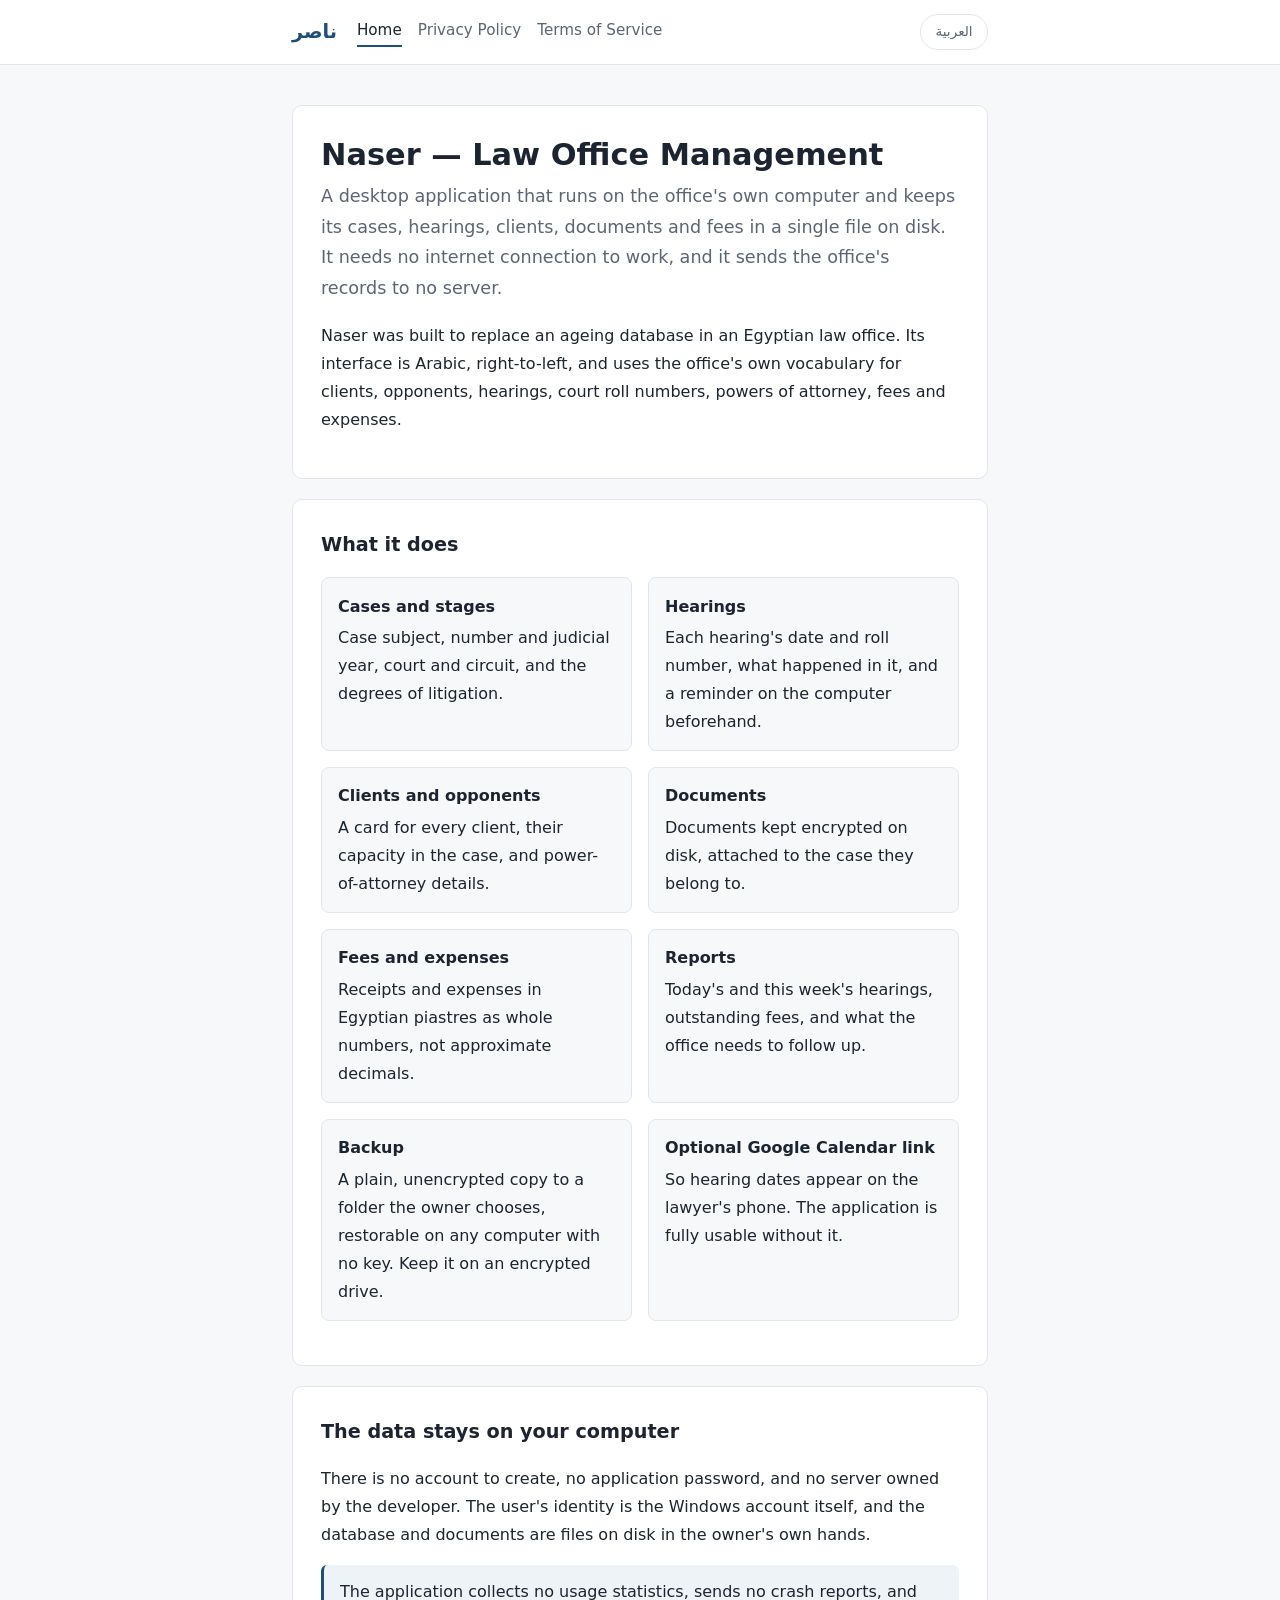
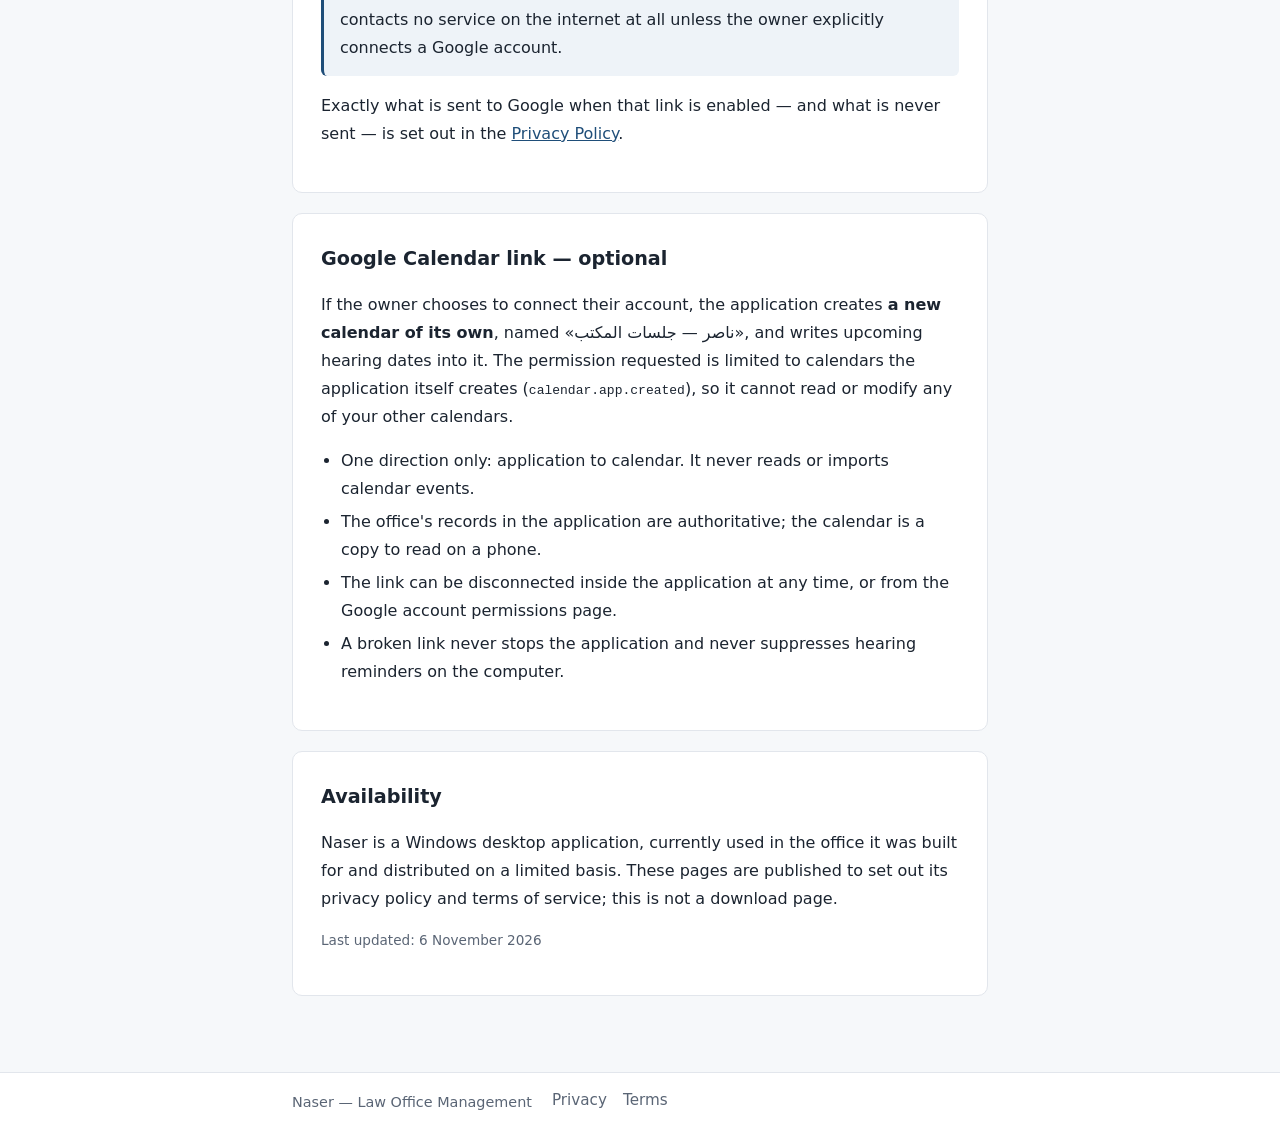
<file: index.html>
<!DOCTYPE html>
<html lang="ar" dir="rtl" data-lang="ar">
  <head>
    <meta charset="utf-8" />
    <meta name="viewport" content="width=device-width, initial-scale=1" />
    <title>ناصر — نظام إدارة مكتب المحاماة</title>
    <meta
      name="description"
      content="ناصر: برنامج لإدارة مكتب المحاماة يعمل على حاسوب المكتب نفسه. Naser: a desktop application for managing an Egyptian law office, running entirely on the office's own computer."
    />
    <link rel="stylesheet" href="styles.css" />
    <script src="lang.js"></script>
  </head>
  <body>
    <header>
      <div class="bar">
        <a class="wordmark" href="index.html">ناصر</a>
        <nav>
          <a href="index.html" aria-current="page"><span lang="ar">الرئيسية</span><span lang="en">Home</span></a>
          <a href="privacy.html"><span lang="ar">سياسة الخصوصية</span><span lang="en">Privacy Policy</span></a>
          <a href="terms.html"><span lang="ar">شروط الاستخدام</span><span lang="en">Terms of Service</span></a>
        </nav>
        <button class="lang-toggle" type="button" id="lang-toggle">
          <span lang="ar">English</span><span lang="en">العربية</span>
        </button>
      </div>
    </header>

    <main>
      <!-- ───────────────────────────── Arabic ───────────────────────────── -->
      <div lang="ar">
        <section class="card">
          <h1>ناصر — نظام إدارة مكتب المحاماة</h1>
          <p class="lede">
            برنامج يعمل على حاسوب المكتب نفسه، ويحفظ القضايا والجلسات والموكلين والمستندات
            والأتعاب في ملف واحد على القرص. لا يحتاج إلى إنترنت للعمل، ولا يرسل بيانات المكتب
            إلى أي خادم.
          </p>
          <p>
            صُمِّم ناصر ليحل محل قاعدة بيانات قديمة في مكتب محاماة مصري، فجاءت واجهته بالعربية
            من اليمين إلى اليسار، وبمصطلحات المكتب نفسها: الموكل، والخصم، والجلسة، والرول،
            والتوكيل، والأتعاب، والمصروفات.
          </p>
        </section>

        <section class="card">
          <h2>ما يفعله البرنامج</h2>
          <ul class="features">
            <li><strong>القضايا ومراحلها</strong>بيانات الدعوى ورقمها وسنتها القضائية، والمحكمة والدائرة، ودرجات التقاضي.</li>
            <li><strong>الجلسات</strong>تاريخ كل جلسة ورقم الرول، وما تم فيها، وتنبيه على الحاسوب قبل موعدها.</li>
            <li><strong>الموكلون والخصوم</strong>بطاقة لكل موكل وصفته في القضية، وبيانات التوكيل.</li>
            <li><strong>المستندات</strong>حفظ المستندات على القرص مشفَّرة، مرتبطة بقضيتها.</li>
            <li><strong>الأتعاب والمصروفات</strong>إيصالات التحصيل والمصروفات بالقرش المصري، لا بأرقام عشرية تقريبية.</li>
            <li><strong>التقارير</strong>جلسات اليوم والأسبوع، وأرصدة الأتعاب، وما يحتاجه المكتب للمتابعة.</li>
            <li><strong>النسخ الاحتياطي</strong>نسخة عادية غير مشفَّرة إلى مجلد يختاره صاحب المكتب، تُستعاد على أي حاسوب بلا مفتاح. احفظها على قرص مشفَّر.</li>
            <li><strong>ربط اختياري بتقويم Google</strong>لتظهر مواعيد الجلسات على هاتف المحامي. يعمل البرنامج كاملًا بدونه.</li>
          </ul>
        </section>

        <section class="card">
          <h2>البيانات تبقى على حاسوبك</h2>
          <p>
            لا يوجد حساب يُنشَأ، ولا كلمة مرور للبرنامج، ولا خادم يملكه المطوِّر. هوية المستخدم
            هي حساب Windows نفسه، وقاعدة البيانات والمستندات ملفات على القرص تحت يد صاحب المكتب.
          </p>
          <div class="note">
            لا يجمع البرنامج إحصاءات استخدام، ولا يرسل تقارير أخطاء، ولا يتصل بأي خدمة على
            الإنترنت إلا إذا رُبِط بحساب Google بموافقة صريحة من صاحب المكتب.
          </div>
          <p>
            تفصيل ما يُرسَل إلى Google عند تشغيل الربط — وما لا يُرسَل أبدًا — في
            <a href="privacy.html">سياسة الخصوصية</a>.
          </p>
        </section>

        <section class="card">
          <h2>ربط تقويم Google — اختياري</h2>
          <p>
            إذا اختار صاحب المكتب ربط حسابه، ينشئ البرنامج <strong>تقويمًا جديدًا خاصًّا به</strong>
            باسم «ناصر — جلسات المكتب»، ويكتب فيه مواعيد الجلسات القادمة. الصلاحية المطلوبة
            تقتصر على التقاويم التي ينشئها البرنامج نفسه
            (<code>calendar.app.created</code>)، فلا يستطيع البرنامج قراءة تقويماتك الأخرى
            ولا تعديلها.
          </p>
          <ul>
            <li>الاتجاه واحد: من البرنامج إلى التقويم فقط. لا يقرأ البرنامج أحداث التقويم ولا يستوردها.</li>
            <li>سجلّ المكتب في البرنامج هو الأصل، والتقويم صورة منه للاطلاع على الهاتف.</li>
            <li>يمكن فصل الربط من داخل البرنامج في أي وقت، أو من صفحة صلاحيات حساب Google.</li>
            <li>انقطاع الربط لا يوقف البرنامج ولا يمنع تنبيهات الجلسات على الحاسوب.</li>
          </ul>
        </section>

        <section class="card">
          <h2>التوفّر</h2>
          <p>
            ناصر برنامج لسطح المكتب على نظام Windows، يُستخدم حاليًا في المكتب الذي طُوِّر من
            أجله ويُوزَّع توزيعًا محدودًا. هذه الصفحات منشورة لتوضيح سياسة الخصوصية وشروط
            الاستخدام، وليست صفحة تحميل.
          </p>
          <p class="updated">آخر تحديث: ٦ نوفمبر ٢٠٢٦</p>
        </section>
      </div>

      <!-- ───────────────────────────── English ──────────────────────────── -->
      <div lang="en">
        <section class="card">
          <h1>Naser — Law Office Management</h1>
          <p class="lede">
            A desktop application that runs on the office's own computer and keeps its cases,
            hearings, clients, documents and fees in a single file on disk. It needs no internet
            connection to work, and it sends the office's records to no server.
          </p>
          <p>
            Naser was built to replace an ageing database in an Egyptian law office. Its interface
            is Arabic, right-to-left, and uses the office's own vocabulary for clients, opponents,
            hearings, court roll numbers, powers of attorney, fees and expenses.
          </p>
        </section>

        <section class="card">
          <h2>What it does</h2>
          <ul class="features">
            <li><strong>Cases and stages</strong>Case subject, number and judicial year, court and circuit, and the degrees of litigation.</li>
            <li><strong>Hearings</strong>Each hearing's date and roll number, what happened in it, and a reminder on the computer beforehand.</li>
            <li><strong>Clients and opponents</strong>A card for every client, their capacity in the case, and power-of-attorney details.</li>
            <li><strong>Documents</strong>Documents kept encrypted on disk, attached to the case they belong to.</li>
            <li><strong>Fees and expenses</strong>Receipts and expenses in Egyptian piastres as whole numbers, not approximate decimals.</li>
            <li><strong>Reports</strong>Today's and this week's hearings, outstanding fees, and what the office needs to follow up.</li>
            <li><strong>Backup</strong>A plain, unencrypted copy to a folder the owner chooses, restorable on any computer with no key. Keep it on an encrypted drive.</li>
            <li><strong>Optional Google Calendar link</strong>So hearing dates appear on the lawyer's phone. The application is fully usable without it.</li>
          </ul>
        </section>

        <section class="card">
          <h2>The data stays on your computer</h2>
          <p>
            There is no account to create, no application password, and no server owned by the
            developer. The user's identity is the Windows account itself, and the database and
            documents are files on disk in the owner's own hands.
          </p>
          <div class="note">
            The application collects no usage statistics, sends no crash reports, and contacts no
            service on the internet at all unless the owner explicitly connects a Google account.
          </div>
          <p>
            Exactly what is sent to Google when that link is enabled — and what is never sent —
            is set out in the <a href="privacy.html">Privacy Policy</a>.
          </p>
        </section>

        <section class="card">
          <h2>Google Calendar link — optional</h2>
          <p>
            If the owner chooses to connect their account, the application creates
            <strong>a new calendar of its own</strong>, named «ناصر — جلسات المكتب», and writes
            upcoming hearing dates into it. The permission requested is limited to calendars the
            application itself creates (<code>calendar.app.created</code>), so it cannot read or
            modify any of your other calendars.
          </p>
          <ul>
            <li>One direction only: application to calendar. It never reads or imports calendar events.</li>
            <li>The office's records in the application are authoritative; the calendar is a copy to read on a phone.</li>
            <li>The link can be disconnected inside the application at any time, or from the Google account permissions page.</li>
            <li>A broken link never stops the application and never suppresses hearing reminders on the computer.</li>
          </ul>
        </section>

        <section class="card">
          <h2>Availability</h2>
          <p>
            Naser is a Windows desktop application, currently used in the office it was built for
            and distributed on a limited basis. These pages are published to set out its privacy
            policy and terms of service; this is not a download page.
          </p>
          <p class="updated">Last updated: 6 November 2026</p>
        </section>
      </div>
    </main>

    <footer>
      <div class="bar bar--footer">
        <span><span lang="ar">ناصر — نظام إدارة مكتب المحاماة</span><span lang="en">Naser — Law Office Management</span></span>
        <nav>
          <a href="privacy.html"><span lang="ar">الخصوصية</span><span lang="en">Privacy</span></a>
          <a href="terms.html"><span lang="ar">الشروط</span><span lang="en">Terms</span></a>
        </nav>
      </div>
    </footer>
  </body>
</html>
</file>
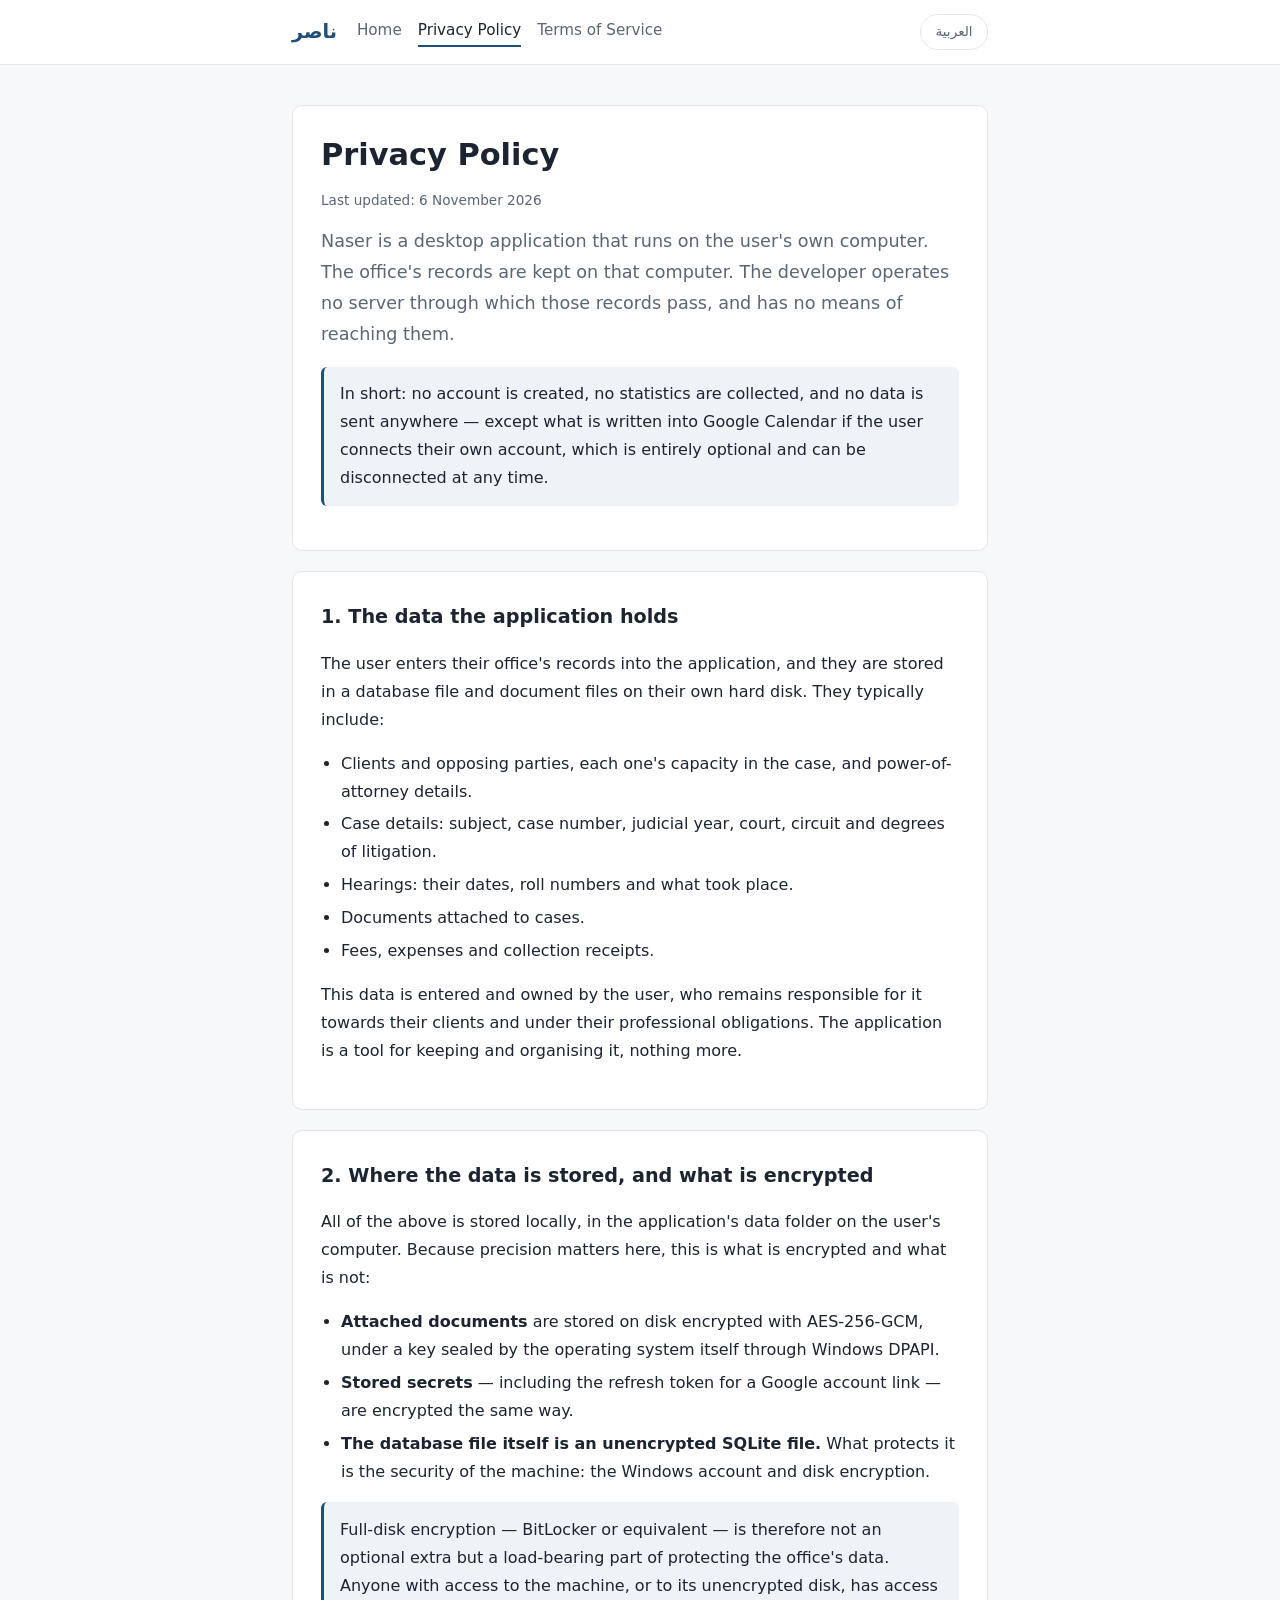
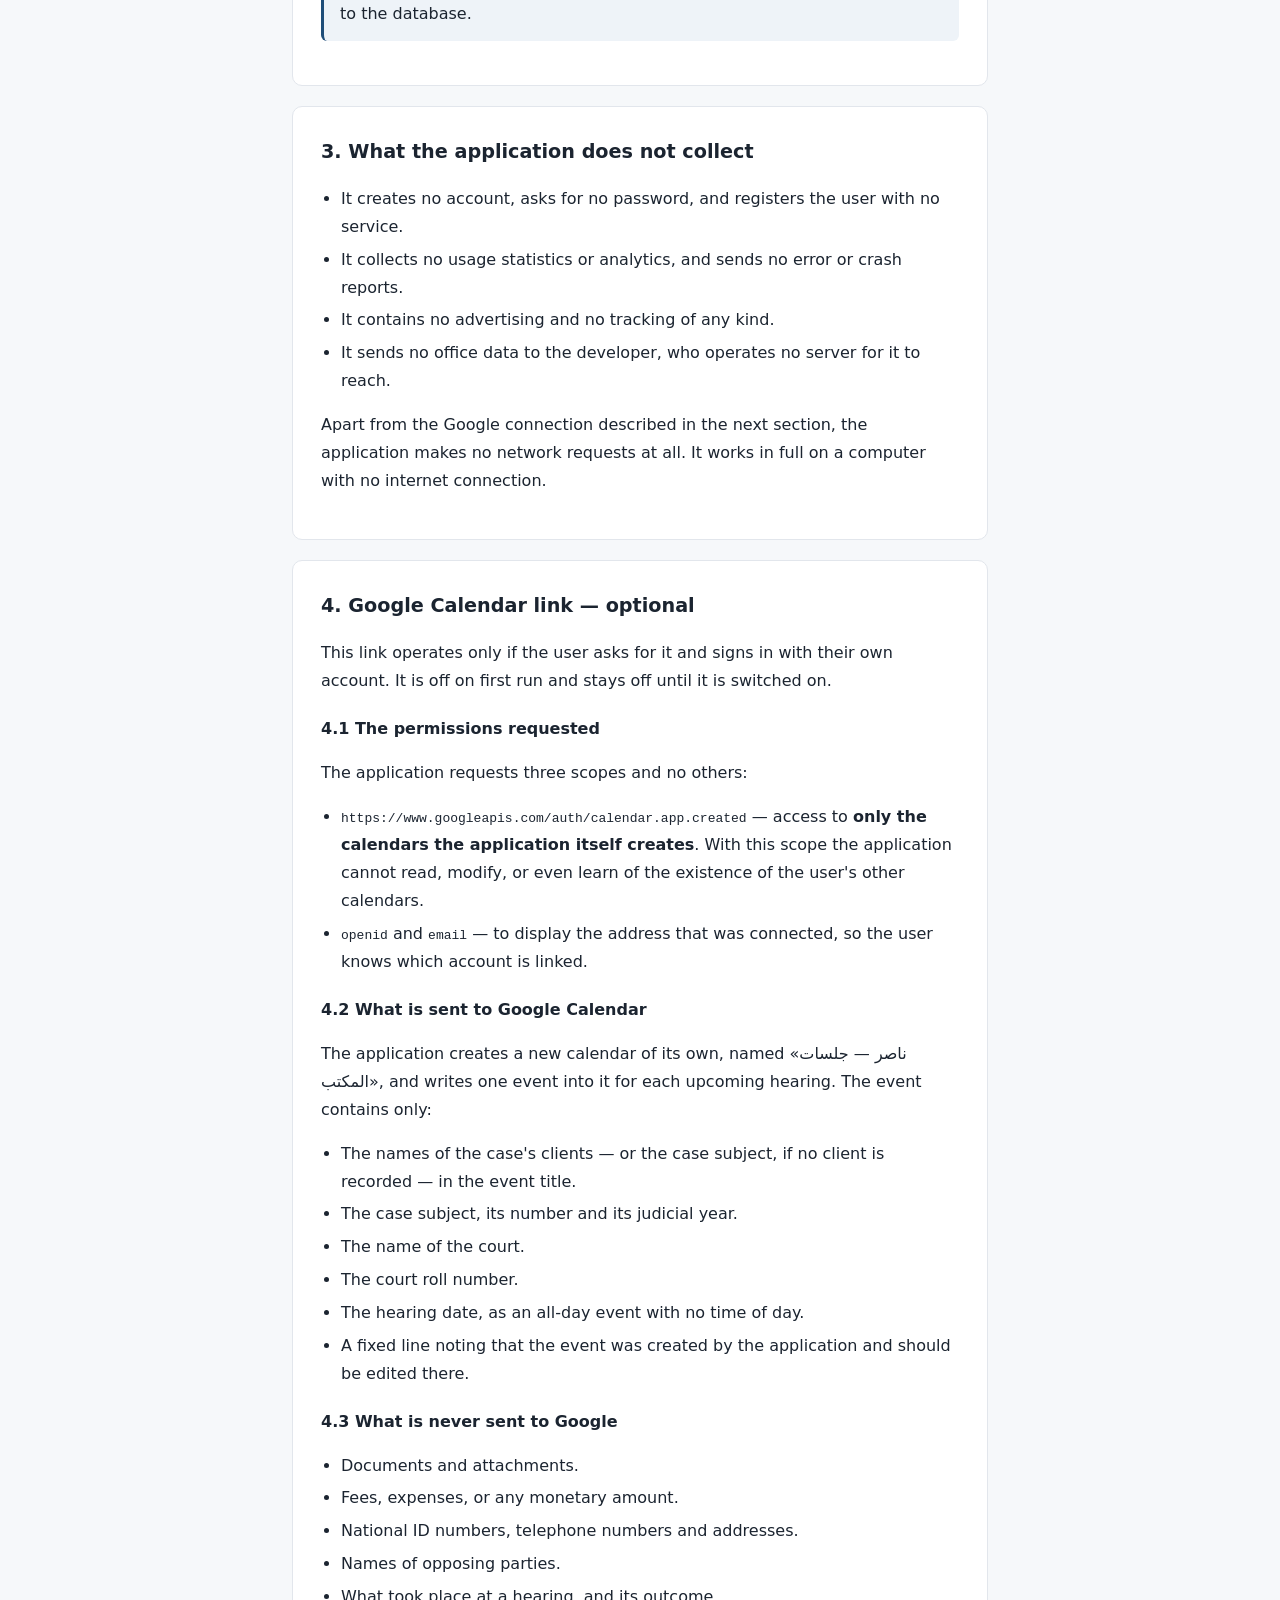
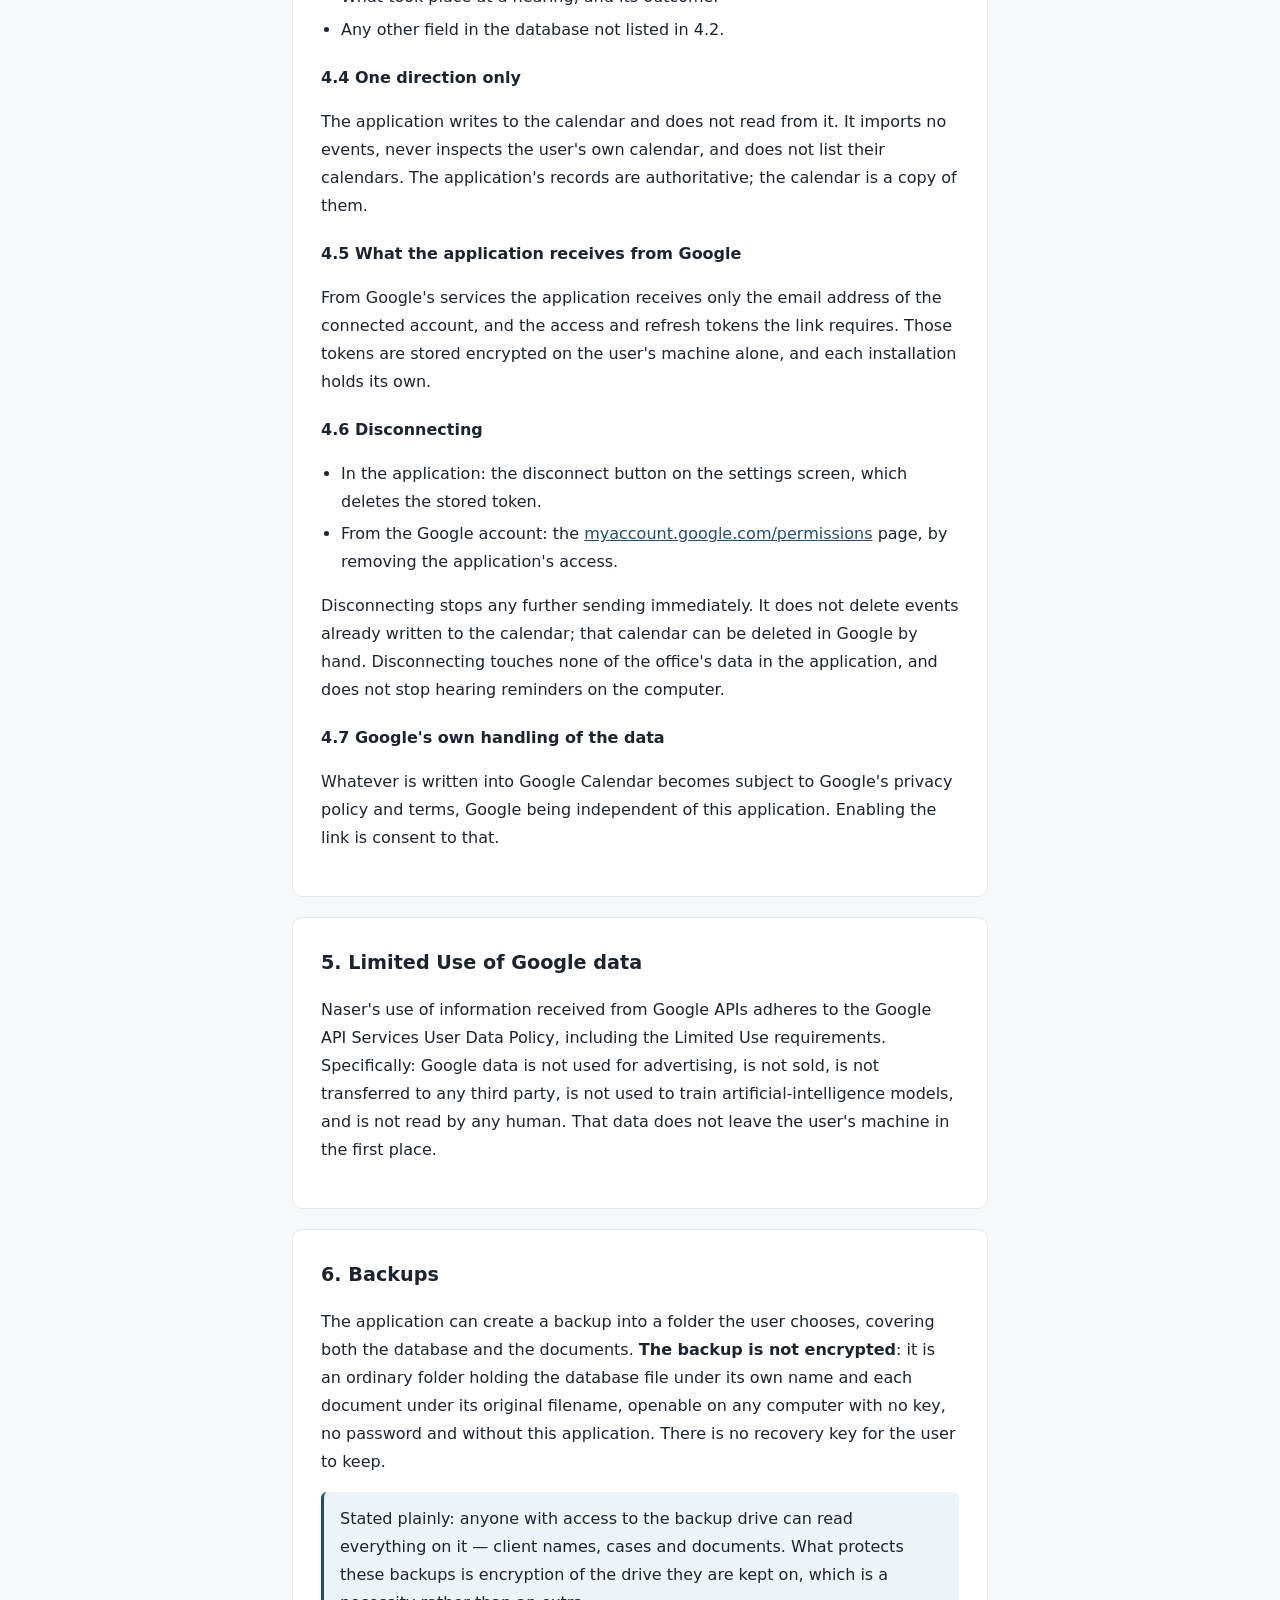
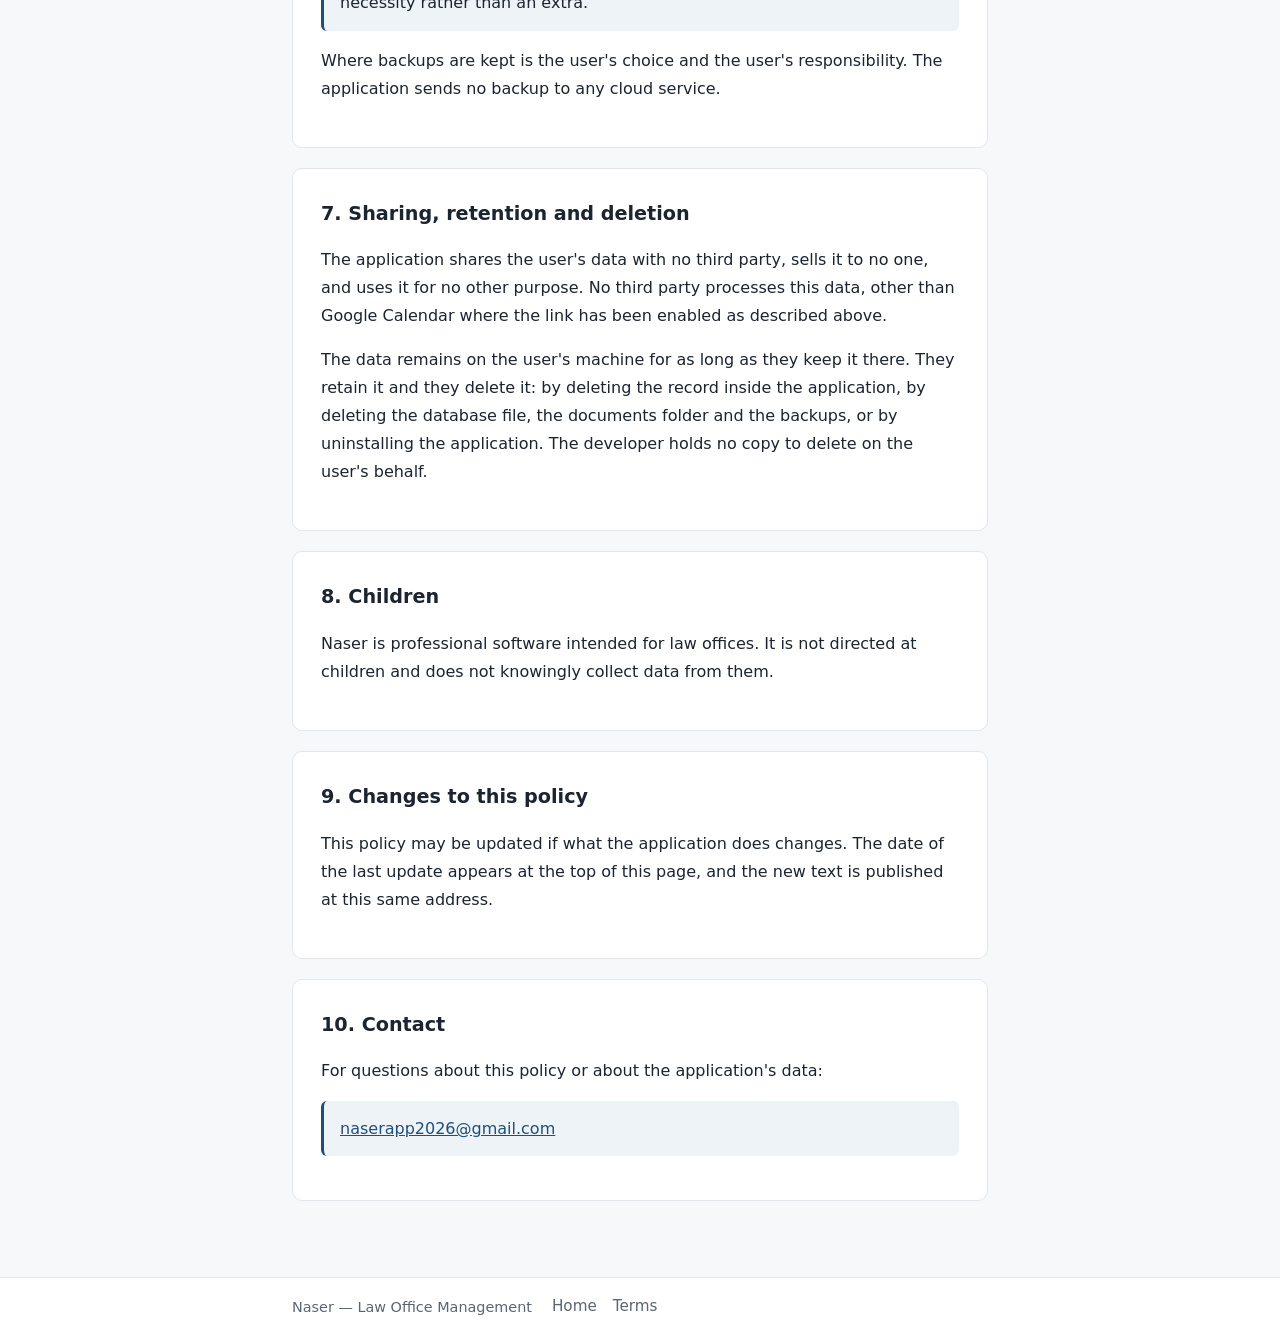
<file: privacy.html>
<!DOCTYPE html>
<html lang="ar" dir="rtl" data-lang="ar">
  <head>
    <meta charset="utf-8" />
    <meta name="viewport" content="width=device-width, initial-scale=1" />
    <title>سياسة الخصوصية — ناصر</title>
    <meta
      name="description"
      content="سياسة خصوصية برنامج ناصر لإدارة مكتب المحاماة. Privacy Policy for Naser, a law office management desktop application."
    />
    <link rel="stylesheet" href="styles.css" />
    <script src="lang.js"></script>
  </head>
  <body>
    <header>
      <div class="bar">
        <a class="wordmark" href="index.html">ناصر</a>
        <nav>
          <a href="index.html"><span lang="ar">الرئيسية</span><span lang="en">Home</span></a>
          <a href="privacy.html" aria-current="page"><span lang="ar">سياسة الخصوصية</span><span lang="en">Privacy Policy</span></a>
          <a href="terms.html"><span lang="ar">شروط الاستخدام</span><span lang="en">Terms of Service</span></a>
        </nav>
        <button class="lang-toggle" type="button" id="lang-toggle">
          <span lang="ar">English</span><span lang="en">العربية</span>
        </button>
      </div>
    </header>

    <main>
      <!-- ───────────────────────────── Arabic ───────────────────────────── -->
      <div lang="ar">
        <section class="card">
          <h1>سياسة الخصوصية</h1>
          <p class="updated">آخر تحديث: ٦ نوفمبر ٢٠٢٦</p>
          <p class="lede">
            ناصر برنامج لسطح المكتب يعمل على حاسوب المستخدم نفسه. بيانات المكتب تُحفظ على ذلك
            الحاسوب، ولا يملك مطوِّر البرنامج خادمًا تمر به هذه البيانات ولا وسيلة للوصول إليها.
          </p>
          <div class="note">
            خلاصة هذه السياسة: لا حساب يُنشَأ، ولا إحصاءات تُجمَع، ولا بيانات تُرسَل إلى أي
            جهة — إلا ما يُكتَب في تقويم Google إذا ربط المستخدم حسابه بنفسه، وهو ربط اختياري
            بالكامل ويمكن فصله في أي وقت.
          </div>
        </section>

        <section class="card">
          <h2>١. البيانات التي يحفظها البرنامج</h2>
          <p>
            يُدخل المستخدم بيانات مكتبه في البرنامج، فتُحفظ في ملف قاعدة بيانات وملفات مستندات
            على القرص الصلب لحاسوبه. وتشمل عادةً:
          </p>
          <ul>
            <li>بيانات الموكلين والخصوم وصفة كل منهم في القضية، وبيانات التوكيل.</li>
            <li>بيانات القضايا: الموضوع ورقم الدعوى والسنة القضائية والمحكمة والدائرة ودرجات التقاضي.</li>
            <li>الجلسات: تواريخها وأرقام الرول وما تم فيها.</li>
            <li>المستندات المرفقة بالقضايا.</li>
            <li>الأتعاب والمصروفات وإيصالات التحصيل.</li>
          </ul>
          <p>
            هذه البيانات يُدخلها المستخدم ويملكها، وهو المسؤول عنها تجاه موكليه وبموجب
            التزاماته المهنية. البرنامج أداة حفظ وتنظيم لا أكثر.
          </p>
        </section>

        <section class="card">
          <h2>٢. أين تُحفظ البيانات، وما المشفَّر منها</h2>
          <p>
            كل ما سبق يُحفظ محليًّا في مجلد بيانات التطبيق على حاسوب المستخدم. ولأن الدقة هنا
            تهم، هذا تفصيل ما هو مشفَّر وما ليس كذلك:
          </p>
          <ul>
            <li>
              <strong>المستندات المرفقة</strong> تُحفظ على القرص مشفَّرة بمعيار
              AES‑256‑GCM، بمفتاح يختمه نظام التشغيل نفسه عبر
              <span dir="ltr">Windows DPAPI</span>.
            </li>
            <li>
              <strong>الأسرار المخزَّنة</strong> — ومنها رمز تحديث الربط بحساب Google —
              مشفَّرة بالطريقة نفسها.
            </li>
            <li>
              <strong>ملف قاعدة البيانات نفسه ملف <span dir="ltr">SQLite</span> غير
              مشفَّر.</strong> الذي يحميه هو أمان الجهاز نفسه: حساب Windows وتشفير القرص.
            </li>
          </ul>
          <div class="note">
            ولذلك فإن تشفير قرص الجهاز — <span dir="ltr">BitLocker</span> أو ما يماثله — ليس
            إجراءً إضافيًّا مستحسنًا، بل هو جزء أساسي من حماية بيانات المكتب. من وصل إلى
            الجهاز أو إلى قرصه غير المشفَّر وصل إلى قاعدة البيانات.
          </div>
        </section>

        <section class="card">
          <h2>٣. ما لا يجمعه البرنامج</h2>
          <ul>
            <li>لا يُنشئ البرنامج حسابًا، ولا يطلب كلمة مرور، ولا يسجِّل المستخدم في أي خدمة.</li>
            <li>لا يجمع إحصاءات استخدام ولا تحليلات، ولا يرسل تقارير أخطاء أو انهيار.</li>
            <li>لا يحتوي على إعلانات ولا على أي أداة تتبُّع.</li>
            <li>لا يرسل بيانات المكتب إلى مطوِّر البرنامج، ولا يملك المطوِّر خادمًا تصل إليه.</li>
          </ul>
          <p>
            وفيما عدا الاتصال بخدمات Google الموصوف في البند التالي، لا يُجري البرنامج أي اتصال
            بالشبكة. وهو يعمل كاملًا على جهاز غير متصل بالإنترنت.
          </p>
        </section>

        <section class="card">
          <h2>٤. ربط تقويم Google — اختياري</h2>
          <p>
            لا يعمل هذا الربط إلا إذا طلبه المستخدم وأتم تسجيل الدخول بحسابه. وهو مُعطَّل عند
            أول تشغيل، ويبقى مُعطَّلًا حتى يُفعَّل.
          </p>

          <h3>٤.١ الصلاحيات المطلوبة</h3>
          <p>يطلب البرنامج ثلاث صلاحيات، لا غير:</p>
          <ul>
            <li>
              <code dir="ltr">https://www.googleapis.com/auth/calendar.app.created</code> —
              الوصول إلى <strong>التقاويم التي ينشئها البرنامج نفسه فقط</strong>. لا يستطيع
              البرنامج بهذه الصلاحية قراءة تقويمات المستخدم الأخرى ولا تعديلها ولا حتى معرفة
              وجودها.
            </li>
            <li><code dir="ltr">openid</code> و<code dir="ltr">email</code> — لإظهار عنوان البريد الذي تم الربط به، حتى يعرف المستخدم أي حساب موصول.</li>
          </ul>

          <h3>٤.٢ ما يُرسَل إلى تقويم Google</h3>
          <p>
            ينشئ البرنامج تقويمًا جديدًا خاصًّا به باسم «ناصر — جلسات المكتب»، ويكتب فيه حدثًا
            لكل جلسة قادمة. ويحتوي الحدث على هذه البيانات وحدها:
          </p>
          <ul>
            <li>أسماء موكلي القضية، أو موضوع الدعوى إن لم يكن لها موكل مسجَّل، في عنوان الحدث.</li>
            <li>موضوع الدعوى ورقمها وسنتها القضائية.</li>
            <li>اسم المحكمة.</li>
            <li>رقم الرول.</li>
            <li>تاريخ الجلسة، حدثًا ليوم كامل بلا توقيت.</li>
            <li>سطر ثابت ينبِّه إلى أن الحدث أنشأه البرنامج وأن التعديل يكون من البرنامج.</li>
          </ul>

          <h3>٤.٣ ما لا يُرسَل إلى Google أبدًا</h3>
          <ul>
            <li>المستندات والمرفقات.</li>
            <li>الأتعاب والمصروفات وأي مبلغ مالي.</li>
            <li>أرقام الهوية أو الرقم القومي، وأرقام الهواتف، والعناوين.</li>
            <li>أسماء الخصوم.</li>
            <li>ما تم في الجلسة ونتائجها.</li>
            <li>أي بيان آخر في قاعدة البيانات لم يُذكر في البند ٤.٢.</li>
          </ul>

          <h3>٤.٤ الاتجاه واحد</h3>
          <p>
            يكتب البرنامج في التقويم ولا يقرأ منه. لا يستورد أحداثًا، ولا يطالع تقويم المستخدم،
            ولا يستعلم عن قائمة تقاويمه. سجلّ البرنامج هو الأصل، والتقويم صورة منه.
          </p>

          <h3>٤.٥ ما يستقبله البرنامج من Google</h3>
          <p>
            لا يستقبل البرنامج من خدمات Google إلا عنوان البريد الإلكتروني للحساب الموصول،
            ورموز الدخول والتحديث اللازمة للربط. تُحفظ هذه الرموز مشفَّرة على جهاز المستخدم
            وحده، ولكل نسخة مُثبَّتة رموزها الخاصة.
          </p>

          <h3>٤.٦ فصل الربط</h3>
          <ul>
            <li>من داخل البرنامج: زر فصل الربط في شاشة الإعدادات، فيُحذف الرمز المخزَّن.</li>
            <li>من حساب Google: صفحة
              <a dir="ltr" href="https://myaccount.google.com/permissions" rel="noopener noreferrer" target="_blank">myaccount.google.com/permissions</a>،
              بسحب صلاحية التطبيق.
            </li>
          </ul>
          <p>
            فصل الربط يوقف الإرسال فورًا، ولا يحذف الأحداث التي سبق كتابتها في التقويم؛ يمكن
            حذف ذلك التقويم من Google يدويًّا. وفصل الربط لا يمس بيانات المكتب في البرنامج،
            ولا يوقف تنبيهات الجلسات على الحاسوب.
          </p>

          <h3>٤.٧ معالجة Google للبيانات</h3>
          <p>
            ما يُكتَب في تقويم Google يصبح خاضعًا لسياسة خصوصية Google وشروطها، وهي جهة
            مستقلة عن هذا البرنامج. تفعيل الربط يعني الموافقة على ذلك.
          </p>
        </section>

        <section class="card">
          <h2>٥. الاستخدام المحدود لبيانات Google</h2>
          <p>
            يلتزم استخدام ناصر للمعلومات الواردة من واجهات Google البرمجية بسياسة
            <span dir="ltr">Google API Services User Data Policy</span>، بما فيها متطلبات
            الاستخدام المحدود <span dir="ltr">(Limited Use)</span>. وعلى وجه التحديد: لا
            تُستخدم بيانات Google في الإعلانات، ولا تُبَاع، ولا تُنقَل إلى أي طرف ثالث، ولا
            تُستخدم في تدريب نماذج ذكاء اصطناعي، ولا يطالعها أحد من البشر. وهذه البيانات لا
            تغادر جهاز المستخدم أصلًا.
          </p>
        </section>

        <section class="card">
          <h2>٦. النسخ الاحتياطي</h2>
          <p>
            يستطيع البرنامج إنشاء نسخة احتياطية في مجلد يختاره المستخدم، تشمل قاعدة البيانات
            والمستندات. <strong>والنسخة غير مشفَّرة</strong>: مجلد عادي فيه ملف قاعدة البيانات
            باسمه، والمستندات بأسمائها الأصلية، تُفتح على أي حاسوب بلا مفتاح وبلا كلمة مرور
            وبدون البرنامج نفسه. ولا يوجد مفتاح استرجاع يحفظه المستخدم.
          </p>
          <div class="note">
            ومعنى ذلك صراحةً: من وصل إلى قرص النسخ الاحتياطية قرأ كل ما فيها — أسماء الموكلين
            والقضايا والمستندات. حماية هذه النسخ هي تشفير القرص الذي تُحفظ عليه، وهو إجراء
            أساسي لا إضافي.
          </div>
          <p>
            مكان حفظ النسخ يختاره المستخدم ويخضع لمسؤوليته. لا يُرسل البرنامج أي نسخة احتياطية
            إلى أي خدمة سحابية.
          </p>
        </section>

        <section class="card">
          <h2>٧. المشاركة مع الغير والاحتفاظ والحذف</h2>
          <p>
            لا يُشارك البرنامج بيانات المستخدم مع أي طرف ثالث، ولا يبيعها، ولا يستخدمها في أي
            غرض آخر. ولا يوجد طرف ثالث يعالج هذه البيانات، فيما عدا تقويم Google إذا فُعِّل
            الربط كما هو موصوف أعلاه.
          </p>
          <p>
            تبقى البيانات على جهاز المستخدم ما بقيت، فهو من يحتفظ بها ومن يحذفها: حذف السجل من
            داخل البرنامج، أو حذف ملف قاعدة البيانات ومجلد المستندات والنسخ الاحتياطية، أو
            إزالة البرنامج من الجهاز. ولا يملك المطوِّر نسخة يحذفها بالنيابة عن المستخدم.
          </p>
        </section>

        <section class="card">
          <h2>٨. الأطفال</h2>
          <p>
            ناصر برنامج مهني موجَّه إلى مكاتب المحاماة، وليس موجَّهًا إلى الأطفال، ولا يجمع
            بيانات منهم عن قصد.
          </p>
        </section>

        <section class="card">
          <h2>٩. تغيير هذه السياسة</h2>
          <p>
            قد تُحدَّث هذه السياسة إذا تغيَّر ما يفعله البرنامج. ويظهر تاريخ آخر تحديث في أعلى
            الصفحة، ويُنشر النص الجديد على هذا العنوان نفسه.
          </p>
        </section>

        <section class="card">
          <h2>١٠. التواصل</h2>
          <p>للأسئلة المتعلقة بهذه السياسة أو ببيانات البرنامج:</p>
          <p class="note">
            <a dir="ltr" href="mailto:naserapp2026@gmail.com">naserapp2026@gmail.com</a>
          </p>
        </section>
      </div>

      <!-- ───────────────────────────── English ──────────────────────────── -->
      <div lang="en">
        <section class="card">
          <h1>Privacy Policy</h1>
          <p class="updated">Last updated: 6 November 2026</p>
          <p class="lede">
            Naser is a desktop application that runs on the user's own computer. The office's
            records are kept on that computer. The developer operates no server through which
            those records pass, and has no means of reaching them.
          </p>
          <div class="note">
            In short: no account is created, no statistics are collected, and no data is sent
            anywhere — except what is written into Google Calendar if the user connects their own
            account, which is entirely optional and can be disconnected at any time.
          </div>
        </section>

        <section class="card">
          <h2>1. The data the application holds</h2>
          <p>
            The user enters their office's records into the application, and they are stored in a
            database file and document files on their own hard disk. They typically include:
          </p>
          <ul>
            <li>Clients and opposing parties, each one's capacity in the case, and power-of-attorney details.</li>
            <li>Case details: subject, case number, judicial year, court, circuit and degrees of litigation.</li>
            <li>Hearings: their dates, roll numbers and what took place.</li>
            <li>Documents attached to cases.</li>
            <li>Fees, expenses and collection receipts.</li>
          </ul>
          <p>
            This data is entered and owned by the user, who remains responsible for it towards
            their clients and under their professional obligations. The application is a tool for
            keeping and organising it, nothing more.
          </p>
        </section>

        <section class="card">
          <h2>2. Where the data is stored, and what is encrypted</h2>
          <p>
            All of the above is stored locally, in the application's data folder on the user's
            computer. Because precision matters here, this is what is encrypted and what is not:
          </p>
          <ul>
            <li>
              <strong>Attached documents</strong> are stored on disk encrypted with AES-256-GCM,
              under a key sealed by the operating system itself through Windows DPAPI.
            </li>
            <li>
              <strong>Stored secrets</strong> — including the refresh token for a Google
              account link — are encrypted the same way.
            </li>
            <li>
              <strong>The database file itself is an unencrypted SQLite file.</strong> What
              protects it is the security of the machine: the Windows account and disk encryption.
            </li>
          </ul>
          <div class="note">
            Full-disk encryption — BitLocker or equivalent — is therefore not an optional extra
            but a load-bearing part of protecting the office's data. Anyone with access to the
            machine, or to its unencrypted disk, has access to the database.
          </div>
        </section>

        <section class="card">
          <h2>3. What the application does not collect</h2>
          <ul>
            <li>It creates no account, asks for no password, and registers the user with no service.</li>
            <li>It collects no usage statistics or analytics, and sends no error or crash reports.</li>
            <li>It contains no advertising and no tracking of any kind.</li>
            <li>It sends no office data to the developer, who operates no server for it to reach.</li>
          </ul>
          <p>
            Apart from the Google connection described in the next section, the application makes
            no network requests at all. It works in full on a computer with no internet connection.
          </p>
        </section>

        <section class="card">
          <h2>4. Google Calendar link — optional</h2>
          <p>
            This link operates only if the user asks for it and signs in with their own account.
            It is off on first run and stays off until it is switched on.
          </p>

          <h3>4.1 The permissions requested</h3>
          <p>The application requests three scopes and no others:</p>
          <ul>
            <li>
              <code>https://www.googleapis.com/auth/calendar.app.created</code> — access to
              <strong>only the calendars the application itself creates</strong>. With this scope
              the application cannot read, modify, or even learn of the existence of the user's
              other calendars.
            </li>
            <li><code>openid</code> and <code>email</code> — to display the address that was connected, so the user knows which account is linked.</li>
          </ul>

          <h3>4.2 What is sent to Google Calendar</h3>
          <p>
            The application creates a new calendar of its own, named «ناصر — جلسات المكتب», and
            writes one event into it for each upcoming hearing. The event contains only:
          </p>
          <ul>
            <li>The names of the case's clients — or the case subject, if no client is recorded — in the event title.</li>
            <li>The case subject, its number and its judicial year.</li>
            <li>The name of the court.</li>
            <li>The court roll number.</li>
            <li>The hearing date, as an all-day event with no time of day.</li>
            <li>A fixed line noting that the event was created by the application and should be edited there.</li>
          </ul>

          <h3>4.3 What is never sent to Google</h3>
          <ul>
            <li>Documents and attachments.</li>
            <li>Fees, expenses, or any monetary amount.</li>
            <li>National ID numbers, telephone numbers and addresses.</li>
            <li>Names of opposing parties.</li>
            <li>What took place at a hearing, and its outcome.</li>
            <li>Any other field in the database not listed in 4.2.</li>
          </ul>

          <h3>4.4 One direction only</h3>
          <p>
            The application writes to the calendar and does not read from it. It imports no
            events, never inspects the user's own calendar, and does not list their calendars.
            The application's records are authoritative; the calendar is a copy of them.
          </p>

          <h3>4.5 What the application receives from Google</h3>
          <p>
            From Google's services the application receives only the email address of the
            connected account, and the access and refresh tokens the link requires. Those tokens
            are stored encrypted on the user's machine alone, and each installation holds its own.
          </p>

          <h3>4.6 Disconnecting</h3>
          <ul>
            <li>In the application: the disconnect button on the settings screen, which deletes the stored token.</li>
            <li>From the Google account: the
              <a href="https://myaccount.google.com/permissions" rel="noopener noreferrer" target="_blank">myaccount.google.com/permissions</a>
              page, by removing the application's access.
            </li>
          </ul>
          <p>
            Disconnecting stops any further sending immediately. It does not delete events already
            written to the calendar; that calendar can be deleted in Google by hand. Disconnecting
            touches none of the office's data in the application, and does not stop hearing
            reminders on the computer.
          </p>

          <h3>4.7 Google's own handling of the data</h3>
          <p>
            Whatever is written into Google Calendar becomes subject to Google's privacy policy
            and terms, Google being independent of this application. Enabling the link is consent
            to that.
          </p>
        </section>

        <section class="card">
          <h2>5. Limited Use of Google data</h2>
          <p>
            Naser's use of information received from Google APIs adheres to the
            Google API Services User Data Policy, including the Limited Use requirements.
            Specifically: Google data is not used for advertising, is not sold, is not transferred
            to any third party, is not used to train artificial-intelligence models, and is not
            read by any human. That data does not leave the user's machine in the first place.
          </p>
        </section>

        <section class="card">
          <h2>6. Backups</h2>
          <p>
            The application can create a backup into a folder the user chooses, covering both
            the database and the documents. <strong>The backup is not encrypted</strong>: it is
            an ordinary folder holding the database file under its own name and each document
            under its original filename, openable on any computer with no key, no password and
            without this application. There is no recovery key for the user to keep.
          </p>
          <div class="note">
            Stated plainly: anyone with access to the backup drive can read everything on it —
            client names, cases and documents. What protects these backups is encryption of the
            drive they are kept on, which is a necessity rather than an extra.
          </div>
          <p>
            Where backups are kept is the user's choice and the user's responsibility. The
            application sends no backup to any cloud service.
          </p>
        </section>

        <section class="card">
          <h2>7. Sharing, retention and deletion</h2>
          <p>
            The application shares the user's data with no third party, sells it to no one, and
            uses it for no other purpose. No third party processes this data, other than Google
            Calendar where the link has been enabled as described above.
          </p>
          <p>
            The data remains on the user's machine for as long as they keep it there. They retain
            it and they delete it: by deleting the record inside the application, by deleting the
            database file, the documents folder and the backups, or by uninstalling the
            application. The developer holds no copy to delete on the user's behalf.
          </p>
        </section>

        <section class="card">
          <h2>8. Children</h2>
          <p>
            Naser is professional software intended for law offices. It is not directed at
            children and does not knowingly collect data from them.
          </p>
        </section>

        <section class="card">
          <h2>9. Changes to this policy</h2>
          <p>
            This policy may be updated if what the application does changes. The date of the last
            update appears at the top of this page, and the new text is published at this same
            address.
          </p>
        </section>

        <section class="card">
          <h2>10. Contact</h2>
          <p>For questions about this policy or about the application's data:</p>
          <p class="note">
            <a dir="ltr" href="mailto:naserapp2026@gmail.com">naserapp2026@gmail.com</a>
          </p>
        </section>
      </div>
    </main>

    <footer>
      <div class="bar bar--footer">
        <span><span lang="ar">ناصر — نظام إدارة مكتب المحاماة</span><span lang="en">Naser — Law Office Management</span></span>
        <nav>
          <a href="index.html"><span lang="ar">الرئيسية</span><span lang="en">Home</span></a>
          <a href="terms.html"><span lang="ar">الشروط</span><span lang="en">Terms</span></a>
        </nav>
      </div>
    </footer>
  </body>
</html>
</file>
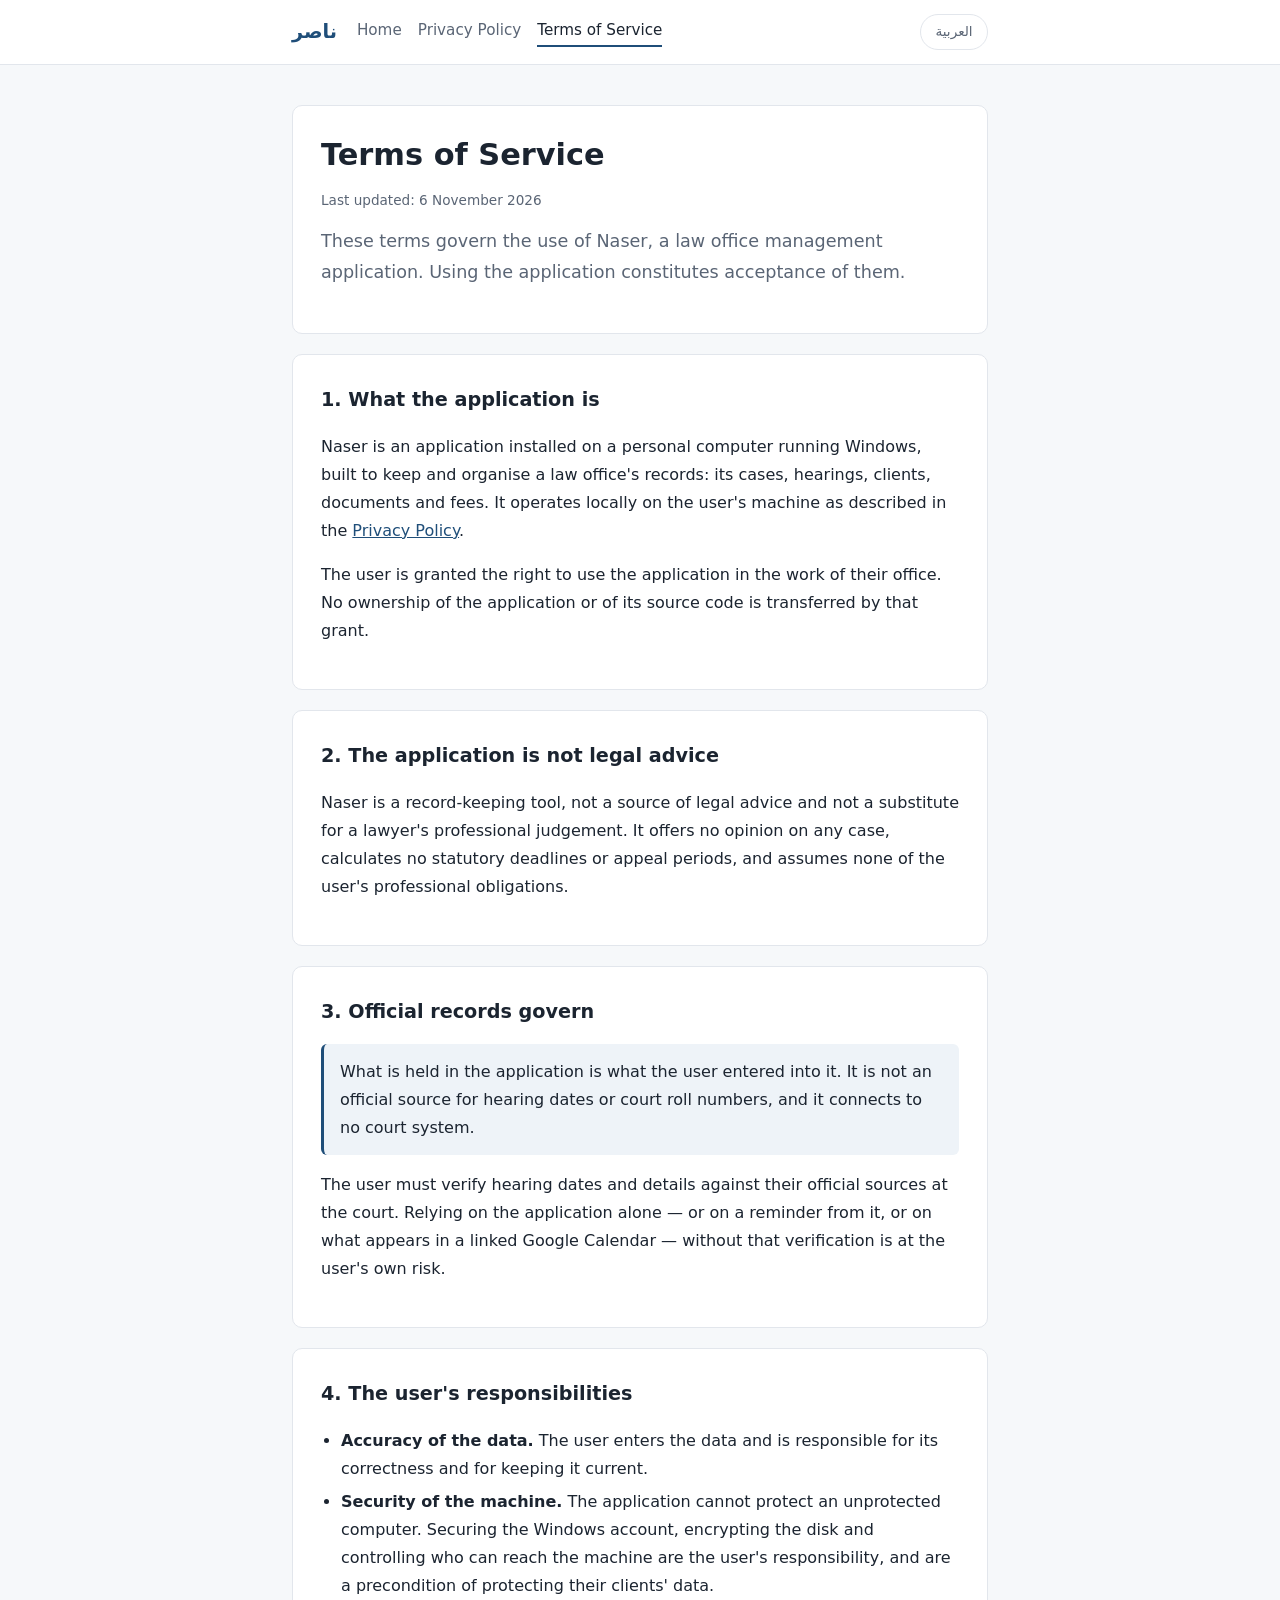
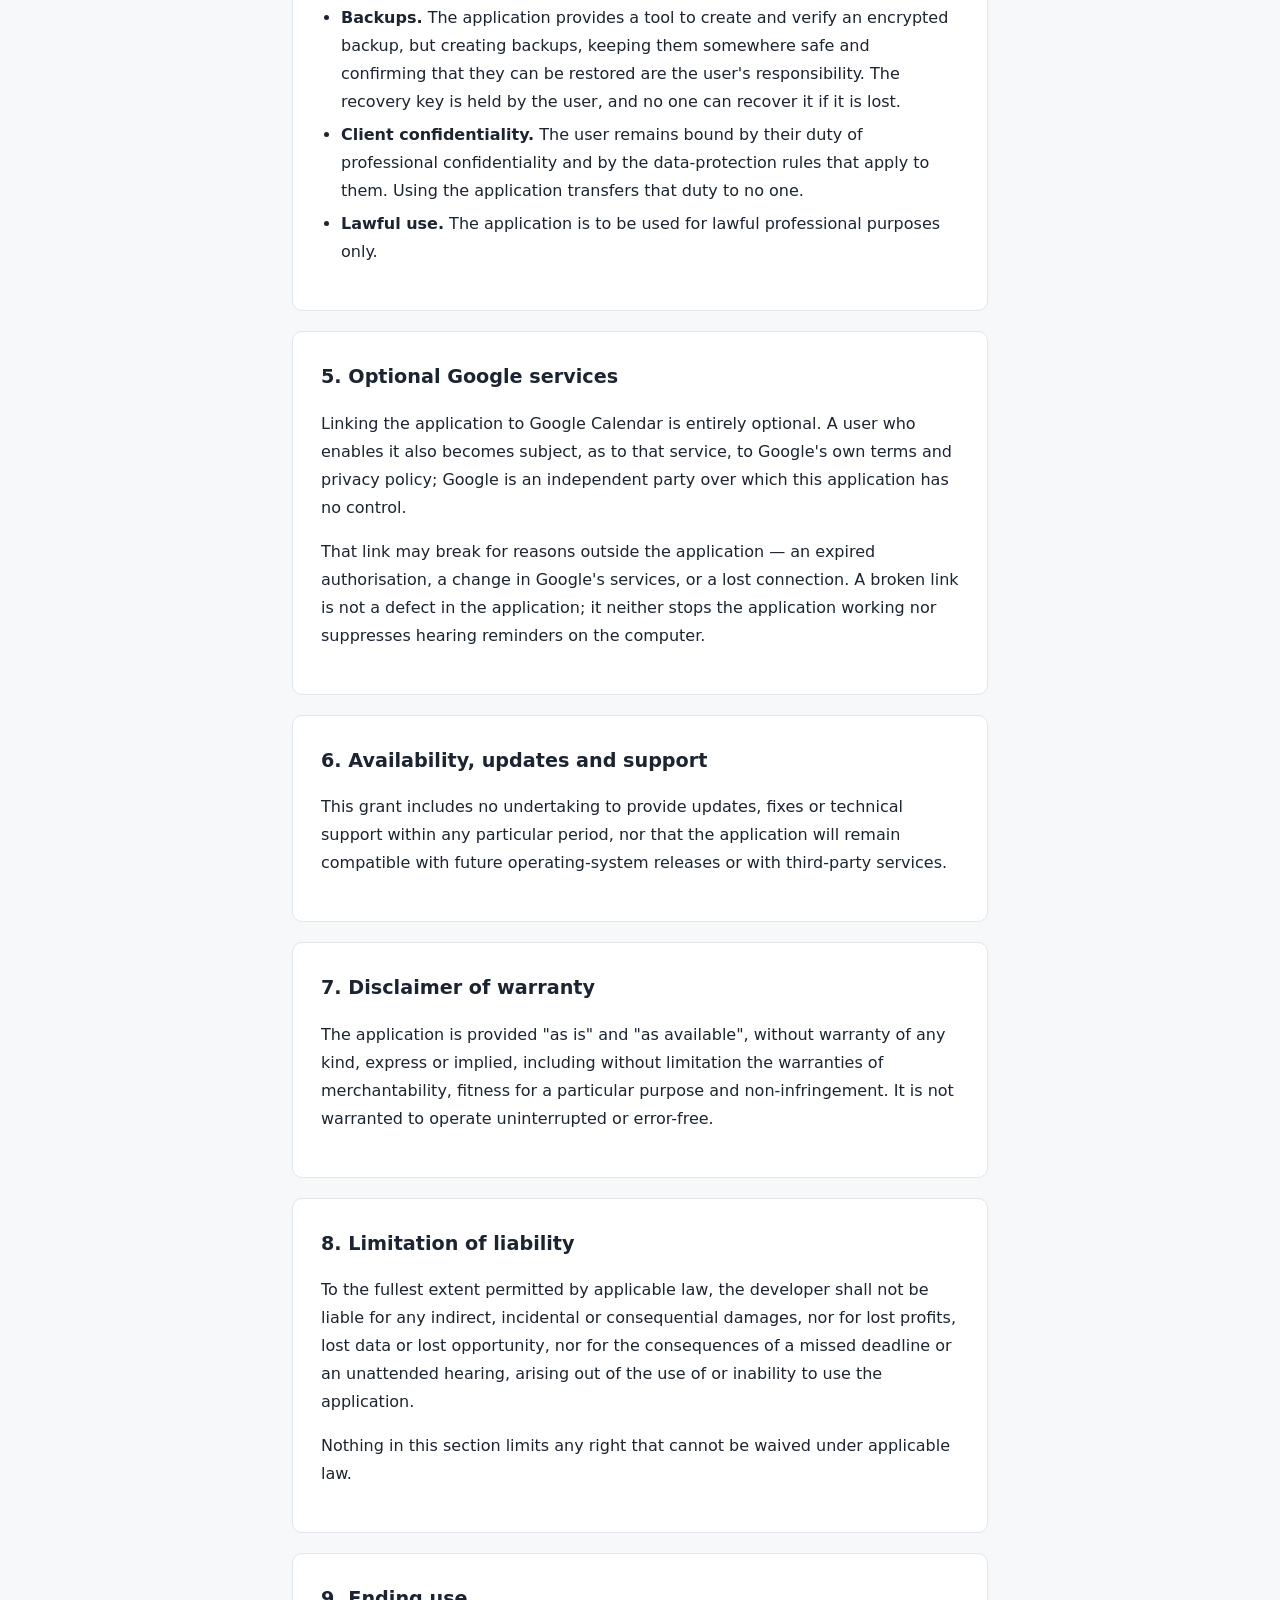
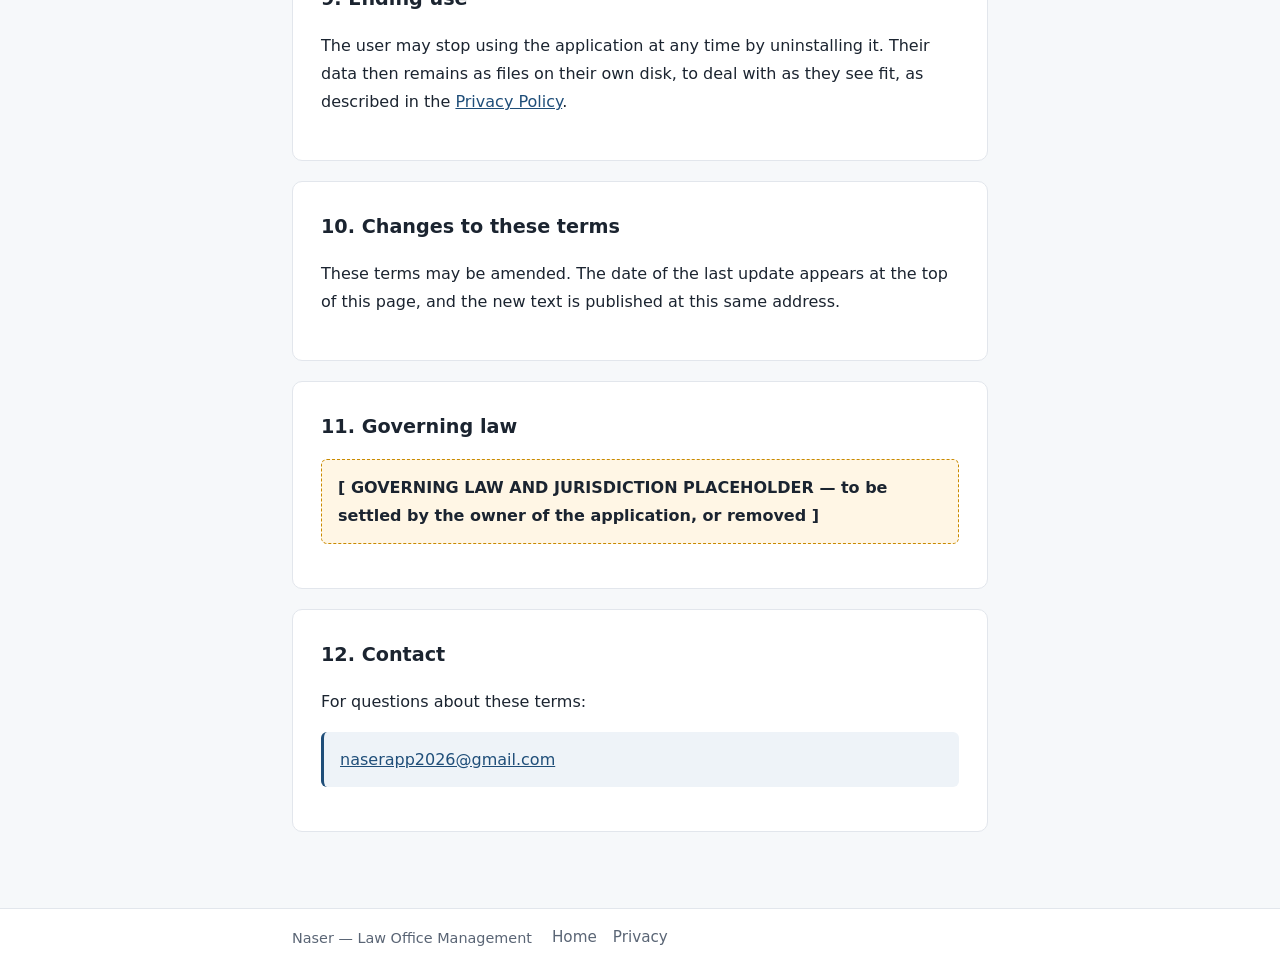
<file: terms.html>
<!DOCTYPE html>
<html lang="ar" dir="rtl" data-lang="ar">
  <head>
    <meta charset="utf-8" />
    <meta name="viewport" content="width=device-width, initial-scale=1" />
    <title>شروط الاستخدام — ناصر</title>
    <meta
      name="description"
      content="شروط استخدام برنامج ناصر لإدارة مكتب المحاماة. Terms of Service for Naser, a law office management desktop application."
    />
    <link rel="stylesheet" href="styles.css" />
    <script src="lang.js"></script>
  </head>
  <body>
    <header>
      <div class="bar">
        <a class="wordmark" href="index.html">ناصر</a>
        <nav>
          <a href="index.html"><span lang="ar">الرئيسية</span><span lang="en">Home</span></a>
          <a href="privacy.html"><span lang="ar">سياسة الخصوصية</span><span lang="en">Privacy Policy</span></a>
          <a href="terms.html" aria-current="page"><span lang="ar">شروط الاستخدام</span><span lang="en">Terms of Service</span></a>
        </nav>
        <button class="lang-toggle" type="button" id="lang-toggle">
          <span lang="ar">English</span><span lang="en">العربية</span>
        </button>
      </div>
    </header>

    <main>
      <!-- ───────────────────────────── Arabic ───────────────────────────── -->
      <div lang="ar">
        <section class="card">
          <h1>شروط الاستخدام</h1>
          <p class="updated">آخر تحديث: ٦ نوفمبر ٢٠٢٦</p>
          <p class="lede">
            تنظِّم هذه الشروط استخدام برنامج ناصر لإدارة مكتب المحاماة. واستخدام البرنامج يعني
            الموافقة عليها.
          </p>
        </section>

        <section class="card">
          <h2>١. طبيعة البرنامج</h2>
          <p>
            ناصر برنامج يُثبَّت على حاسوب شخصي بنظام Windows، وُضع لحفظ وتنظيم سجلات مكتب
            المحاماة: القضايا والجلسات والموكلين والمستندات والأتعاب. ويعمل محليًّا على جهاز
            المستخدم كما هو موضَّح في <a href="privacy.html">سياسة الخصوصية</a>.
          </p>
          <p>
            يُمنَح المستخدم حق استخدام البرنامج في أعمال مكتبه. ولا يُنقل إليه بذلك أي حق في
            ملكية البرنامج أو في شفرته المصدرية.
          </p>
        </section>

        <section class="card">
          <h2>٢. البرنامج ليس مشورة قانونية</h2>
          <p>
            ناصر أداة لحفظ السجلات، لا مصدرًا للمشورة القانونية ولا بديلًا عن الحكم المهني
            للمحامي. ولا يقدِّم البرنامج رأيًا في أي قضية، ولا يحسب مواعيد قانونية أو مدد طعن،
            ولا يتحمَّل عن المستخدم أي التزام مهني.
          </p>
        </section>

        <section class="card">
          <h2>٣. السجلات الرسمية هي المرجع</h2>
          <div class="note">
            ما يُحفظ في البرنامج إنما أدخله المستخدم بنفسه. فهو ليس مصدرًا رسميًّا لمواعيد
            الجلسات ولا لأرقام الرول، ولا يتصل بأنظمة المحاكم.
          </div>
          <p>
            وعلى المستخدم أن يتحقَّق من مواعيد الجلسات وبياناتها من مصادرها الرسمية في المحكمة.
            والاعتماد على ما في البرنامج — أو على تنبيه منه، أو على ما ظهر في تقويم Google
            المرتبط به — وحده دون هذا التحقُّق يقع على مسؤولية المستخدم.
          </p>
        </section>

        <section class="card">
          <h2>٤. مسؤوليات المستخدم</h2>
          <ul>
            <li>
              <strong>صحة البيانات.</strong> المستخدم هو من يُدخل البيانات وهو المسؤول عن
              صحتها وتحديثها.
            </li>
            <li>
              <strong>أمان الجهاز.</strong> لا يحمي البرنامج جهازًا غير محمي. حماية حساب
              Windows وتشفير القرص وضبط من يصل إلى الجهاز مسؤولية المستخدم، وهي شرط لحماية
              بيانات موكليه.
            </li>
            <li>
              <strong>النسخ الاحتياطي.</strong> يوفِّر البرنامج أداة لإنشاء نسخة احتياطية
              مشفَّرة والتحقُّق منها، لكن إنشاء النسخ وحفظها في مكان آمن والتأكد من قابليتها
              للاستعادة مسؤولية المستخدم. ومفتاح الاسترجاع يحتفظ به المستخدم، ولا توجد جهة
              تستطيع استرجاعه إن فُقِد.
            </li>
            <li>
              <strong>سرية الموكلين.</strong> يبقى المستخدم ملتزمًا بواجب السرية المهنية
              وبقواعد حماية البيانات السارية عليه. واستخدام البرنامج لا ينقل هذا الالتزام إلى
              أحد.
            </li>
            <li>
              <strong>الاستخدام المشروع.</strong> يُستخدم البرنامج في الأغراض المهنية المشروعة
              وحدها.
            </li>
          </ul>
        </section>

        <section class="card">
          <h2>٥. خدمات Google الاختيارية</h2>
          <p>
            ربط البرنامج بتقويم Google اختياري بالكامل. ومن فعَّله صار استخدامه لتلك الخدمة
            خاضعًا كذلك لشروط Google وسياسة خصوصيتها، وهي جهة مستقلة لا سلطان لهذا البرنامج
            عليها.
          </p>
          <p>
            وقد ينقطع هذا الربط لأسباب خارجة عن البرنامج — انتهاء صلاحية الإذن، أو تغيُّر في
            خدمات Google، أو انقطاع الاتصال. وانقطاعه لا يُعَدّ عيبًا في البرنامج، ولا يوقف
            عمله، ولا يوقف تنبيهات الجلسات على الحاسوب.
          </p>
        </section>

        <section class="card">
          <h2>٦. التوفُّر والتحديثات والدعم</h2>
          <p>
            لا يتضمَّن هذا الترخيص تعهُّدًا بتحديثات أو بإصلاحات أو بدعم فني في مدة معيَّنة،
            ولا بأن يظل البرنامج متوافقًا مع إصدارات نظام التشغيل المستقبلية أو مع خدمات أطراف
            أخرى.
          </p>
        </section>

        <section class="card">
          <h2>٧. إخلاء الضمان</h2>
          <p>
            يُقدَّم البرنامج «كما هو» و«بحسب توفُّره»، دون أي ضمان صريح أو ضمني، بما في ذلك —
            وبلا حصر — ضمانات الصلاحية للتسويق أو الملاءمة لغرض معيَّن أو عدم الإخلال بحقوق
            الغير. ولا يُضمَن أن يعمل البرنامج دون انقطاع أو خطأ.
          </p>
        </section>

        <section class="card">
          <h2>٨. حدود المسؤولية</h2>
          <p>
            لا يُسأل مطوِّر البرنامج، إلى أقصى حد يسمح به القانون الواجب التطبيق، عن أي أضرار
            غير مباشرة أو عرضية أو تابعة، ولا عن فوات ربح أو فقدان بيانات أو ضياع فرصة، ولا عن
            أثر موعد فائت أو جلسة لم يُحضَر فيها، الناشئة عن استخدام البرنامج أو عن تعذُّر
            استخدامه.
          </p>
          <p>
            ولا يُخِلّ هذا البند بأي حق لا يجوز إسقاطه بموجب القانون الواجب التطبيق.
          </p>
        </section>

        <section class="card">
          <h2>٩. إنهاء الاستخدام</h2>
          <p>
            يستطيع المستخدم إنهاء استخدامه للبرنامج في أي وقت بإزالته من جهازه. وتبقى بياناته
            عندئذٍ ملفات على قرصه، يتصرَّف فيها كما يشاء، على النحو الموضَّح في
            <a href="privacy.html">سياسة الخصوصية</a>.
          </p>
        </section>

        <section class="card">
          <h2>١٠. تعديل هذه الشروط</h2>
          <p>
            قد تُعدَّل هذه الشروط. ويظهر تاريخ آخر تحديث في أعلى الصفحة، ويُنشر النص الجديد على
            هذا العنوان نفسه.
          </p>
        </section>

        <section class="card">
          <h2>١١. القانون الواجب التطبيق</h2>
          <p class="placeholder">
            [ موضع القانون الواجب التطبيق وجهة الاختصاص — يُحدَّد هذا البند بمعرفة صاحب
            البرنامج، أو يُحذف ]
          </p>
        </section>

        <section class="card">
          <h2>١٢. التواصل</h2>
          <p>للأسئلة المتعلقة بهذه الشروط:</p>
          <p class="note">
            <a dir="ltr" href="mailto:naserapp2026@gmail.com">naserapp2026@gmail.com</a>
          </p>
        </section>
      </div>

      <!-- ───────────────────────────── English ──────────────────────────── -->
      <div lang="en">
        <section class="card">
          <h1>Terms of Service</h1>
          <p class="updated">Last updated: 6 November 2026</p>
          <p class="lede">
            These terms govern the use of Naser, a law office management application. Using the
            application constitutes acceptance of them.
          </p>
        </section>

        <section class="card">
          <h2>1. What the application is</h2>
          <p>
            Naser is an application installed on a personal computer running Windows, built to
            keep and organise a law office's records: its cases, hearings, clients, documents and
            fees. It operates locally on the user's machine as described in the
            <a href="privacy.html">Privacy Policy</a>.
          </p>
          <p>
            The user is granted the right to use the application in the work of their office. No
            ownership of the application or of its source code is transferred by that grant.
          </p>
        </section>

        <section class="card">
          <h2>2. The application is not legal advice</h2>
          <p>
            Naser is a record-keeping tool, not a source of legal advice and not a substitute for
            a lawyer's professional judgement. It offers no opinion on any case, calculates no
            statutory deadlines or appeal periods, and assumes none of the user's professional
            obligations.
          </p>
        </section>

        <section class="card">
          <h2>3. Official records govern</h2>
          <div class="note">
            What is held in the application is what the user entered into it. It is not an
            official source for hearing dates or court roll numbers, and it connects to no court
            system.
          </div>
          <p>
            The user must verify hearing dates and details against their official sources at the
            court. Relying on the application alone — or on a reminder from it, or on what appears
            in a linked Google Calendar — without that verification is at the user's own risk.
          </p>
        </section>

        <section class="card">
          <h2>4. The user's responsibilities</h2>
          <ul>
            <li>
              <strong>Accuracy of the data.</strong> The user enters the data and is responsible
              for its correctness and for keeping it current.
            </li>
            <li>
              <strong>Security of the machine.</strong> The application cannot protect an
              unprotected computer. Securing the Windows account, encrypting the disk and
              controlling who can reach the machine are the user's responsibility, and are a
              precondition of protecting their clients' data.
            </li>
            <li>
              <strong>Backups.</strong> The application provides a tool to create and verify an
              encrypted backup, but creating backups, keeping them somewhere safe and confirming
              that they can be restored are the user's responsibility. The recovery key is held by
              the user, and no one can recover it if it is lost.
            </li>
            <li>
              <strong>Client confidentiality.</strong> The user remains bound by their duty of
              professional confidentiality and by the data-protection rules that apply to them.
              Using the application transfers that duty to no one.
            </li>
            <li>
              <strong>Lawful use.</strong> The application is to be used for lawful professional
              purposes only.
            </li>
          </ul>
        </section>

        <section class="card">
          <h2>5. Optional Google services</h2>
          <p>
            Linking the application to Google Calendar is entirely optional. A user who enables it
            also becomes subject, as to that service, to Google's own terms and privacy policy;
            Google is an independent party over which this application has no control.
          </p>
          <p>
            That link may break for reasons outside the application — an expired authorisation, a
            change in Google's services, or a lost connection. A broken link is not a defect in
            the application; it neither stops the application working nor suppresses hearing
            reminders on the computer.
          </p>
        </section>

        <section class="card">
          <h2>6. Availability, updates and support</h2>
          <p>
            This grant includes no undertaking to provide updates, fixes or technical support
            within any particular period, nor that the application will remain compatible with
            future operating-system releases or with third-party services.
          </p>
        </section>

        <section class="card">
          <h2>7. Disclaimer of warranty</h2>
          <p>
            The application is provided "as is" and "as available", without warranty of any kind,
            express or implied, including without limitation the warranties of merchantability,
            fitness for a particular purpose and non-infringement. It is not warranted to operate
            uninterrupted or error-free.
          </p>
        </section>

        <section class="card">
          <h2>8. Limitation of liability</h2>
          <p>
            To the fullest extent permitted by applicable law, the developer shall not be liable
            for any indirect, incidental or consequential damages, nor for lost profits, lost data
            or lost opportunity, nor for the consequences of a missed deadline or an unattended
            hearing, arising out of the use of or inability to use the application.
          </p>
          <p>
            Nothing in this section limits any right that cannot be waived under applicable law.
          </p>
        </section>

        <section class="card">
          <h2>9. Ending use</h2>
          <p>
            The user may stop using the application at any time by uninstalling it. Their data
            then remains as files on their own disk, to deal with as they see fit, as described in
            the <a href="privacy.html">Privacy Policy</a>.
          </p>
        </section>

        <section class="card">
          <h2>10. Changes to these terms</h2>
          <p>
            These terms may be amended. The date of the last update appears at the top of this
            page, and the new text is published at this same address.
          </p>
        </section>

        <section class="card">
          <h2>11. Governing law</h2>
          <p class="placeholder">
            [ GOVERNING LAW AND JURISDICTION PLACEHOLDER — to be settled by the owner of the
            application, or removed ]
          </p>
        </section>

        <section class="card">
          <h2>12. Contact</h2>
          <p>For questions about these terms:</p>
          <p class="note">
            <a dir="ltr" href="mailto:naserapp2026@gmail.com">naserapp2026@gmail.com</a>
          </p>
        </section>
      </div>
    </main>

    <footer>
      <div class="bar bar--footer">
        <span><span lang="ar">ناصر — نظام إدارة مكتب المحاماة</span><span lang="en">Naser — Law Office Management</span></span>
        <nav>
          <a href="index.html"><span lang="ar">الرئيسية</span><span lang="en">Home</span></a>
          <a href="privacy.html"><span lang="ar">الخصوصية</span><span lang="en">Privacy</span></a>
        </nav>
      </div>
    </footer>
  </body>
</html>
</file>
<file: styles.css>
/*
  One stylesheet for the three pages.

  No framework and no webfont: the pages must load on a slow connection and
  must not report a visitor to a third party, which a hosted font does.
*/

:root {
  --ink: #1b2430;
  --muted: #5a6575;
  --line: #e2e6ec;
  --paper: #ffffff;
  --wash: #f6f8fa;
  --accent: #1f4e79;
  --accent-wash: #eef3f8;
  --radius: 10px;
  --measure: 46rem;
}

* {
  box-sizing: border-box;
}

html {
  font-family: 'Segoe UI', 'Noto Sans Arabic', Tahoma, system-ui, -apple-system, sans-serif;
  line-height: 1.75;
  color: var(--ink);
  background: var(--wash);
  -webkit-text-size-adjust: 100%;
}

body {
  margin: 0;
  display: flex;
  min-height: 100vh;
  flex-direction: column;
}

/* ── language ──────────────────────────────────────────────────────────
   Both languages are in the page. Without JavaScript both are shown,
   which is worse-looking and still correct; with it, one at a time. */
html[data-lang='ar'] [lang='en'],
html[data-lang='en'] [lang='ar'] {
  display: none;
}

header {
  background: var(--paper);
  border-bottom: 1px solid var(--line);
}

.bar {
  max-width: var(--measure);
  margin: 0 auto;
  padding: 0.9rem 1.25rem;
  display: flex;
  flex-wrap: wrap;
  align-items: center;
  gap: 0.75rem 1.25rem;
}

.wordmark {
  font-size: 1.2rem;
  font-weight: 700;
  color: var(--accent);
  text-decoration: none;
}

nav {
  display: flex;
  flex-wrap: wrap;
  gap: 1rem;
  font-size: 0.95rem;
}

nav a {
  color: var(--muted);
  text-decoration: none;
  padding-bottom: 2px;
  border-bottom: 2px solid transparent;
}

nav a:hover,
nav a:focus-visible {
  color: var(--accent);
  border-bottom-color: var(--accent);
}

nav a[aria-current='page'] {
  color: var(--ink);
  border-bottom-color: var(--accent);
}

.lang-toggle {
  margin-inline-start: auto;
  font: inherit;
  font-size: 0.85rem;
  cursor: pointer;
  background: var(--paper);
  color: var(--muted);
  border: 1px solid var(--line);
  border-radius: 999px;
  padding: 0.3rem 0.9rem;
}

.lang-toggle:hover {
  border-color: var(--accent);
  color: var(--accent);
}

main {
  flex: 1;
  max-width: var(--measure);
  width: 100%;
  margin: 0 auto;
  padding: 2.5rem 1.25rem 3.5rem;
}

.card {
  background: var(--paper);
  border: 1px solid var(--line);
  border-radius: var(--radius);
  padding: 1.75rem;
  margin-bottom: 1.25rem;
}

h1 {
  font-size: 1.9rem;
  line-height: 1.35;
  margin: 0 0 0.35rem;
}

h2 {
  font-size: 1.2rem;
  margin: 2rem 0 0.5rem;
}

h2:first-child {
  margin-top: 0;
}

h3 {
  font-size: 1rem;
  margin: 1.25rem 0 0.35rem;
}

p,
li {
  color: var(--ink);
}

.lede {
  font-size: 1.1rem;
  color: var(--muted);
  margin-top: 0;
}

.updated {
  font-size: 0.85rem;
  color: var(--muted);
}

ul {
  padding-inline-start: 1.25rem;
}

li {
  margin: 0.3rem 0;
}

a {
  color: var(--accent);
}

/* A fact worth not missing, and a thing the owner must still fill in. */
.note {
  background: var(--accent-wash);
  border-inline-start: 3px solid var(--accent);
  border-radius: 6px;
  padding: 0.85rem 1rem;
  margin: 1rem 0;
}

.placeholder {
  background: #fff6e5;
  border: 1px dashed #c98a00;
  border-radius: 6px;
  padding: 0.85rem 1rem;
  margin: 1rem 0;
  font-weight: 600;
}

.features {
  display: grid;
  gap: 1rem;
  grid-template-columns: 1fr;
  padding: 0;
  list-style: none;
}

@media (min-width: 40rem) {
  .features {
    grid-template-columns: 1fr 1fr;
  }
}

.features li {
  background: var(--wash);
  border: 1px solid var(--line);
  border-radius: 8px;
  padding: 0.9rem 1rem;
  margin: 0;
}

.features strong {
  display: block;
  margin-bottom: 0.2rem;
}

footer {
  border-top: 1px solid var(--line);
  background: var(--paper);
  font-size: 0.9rem;
  color: var(--muted);
}

.bar--footer {
  gap: 0.5rem 1.25rem;
}

footer a {
  color: var(--muted);
}

footer a:hover {
  color: var(--accent);
}
</file>
